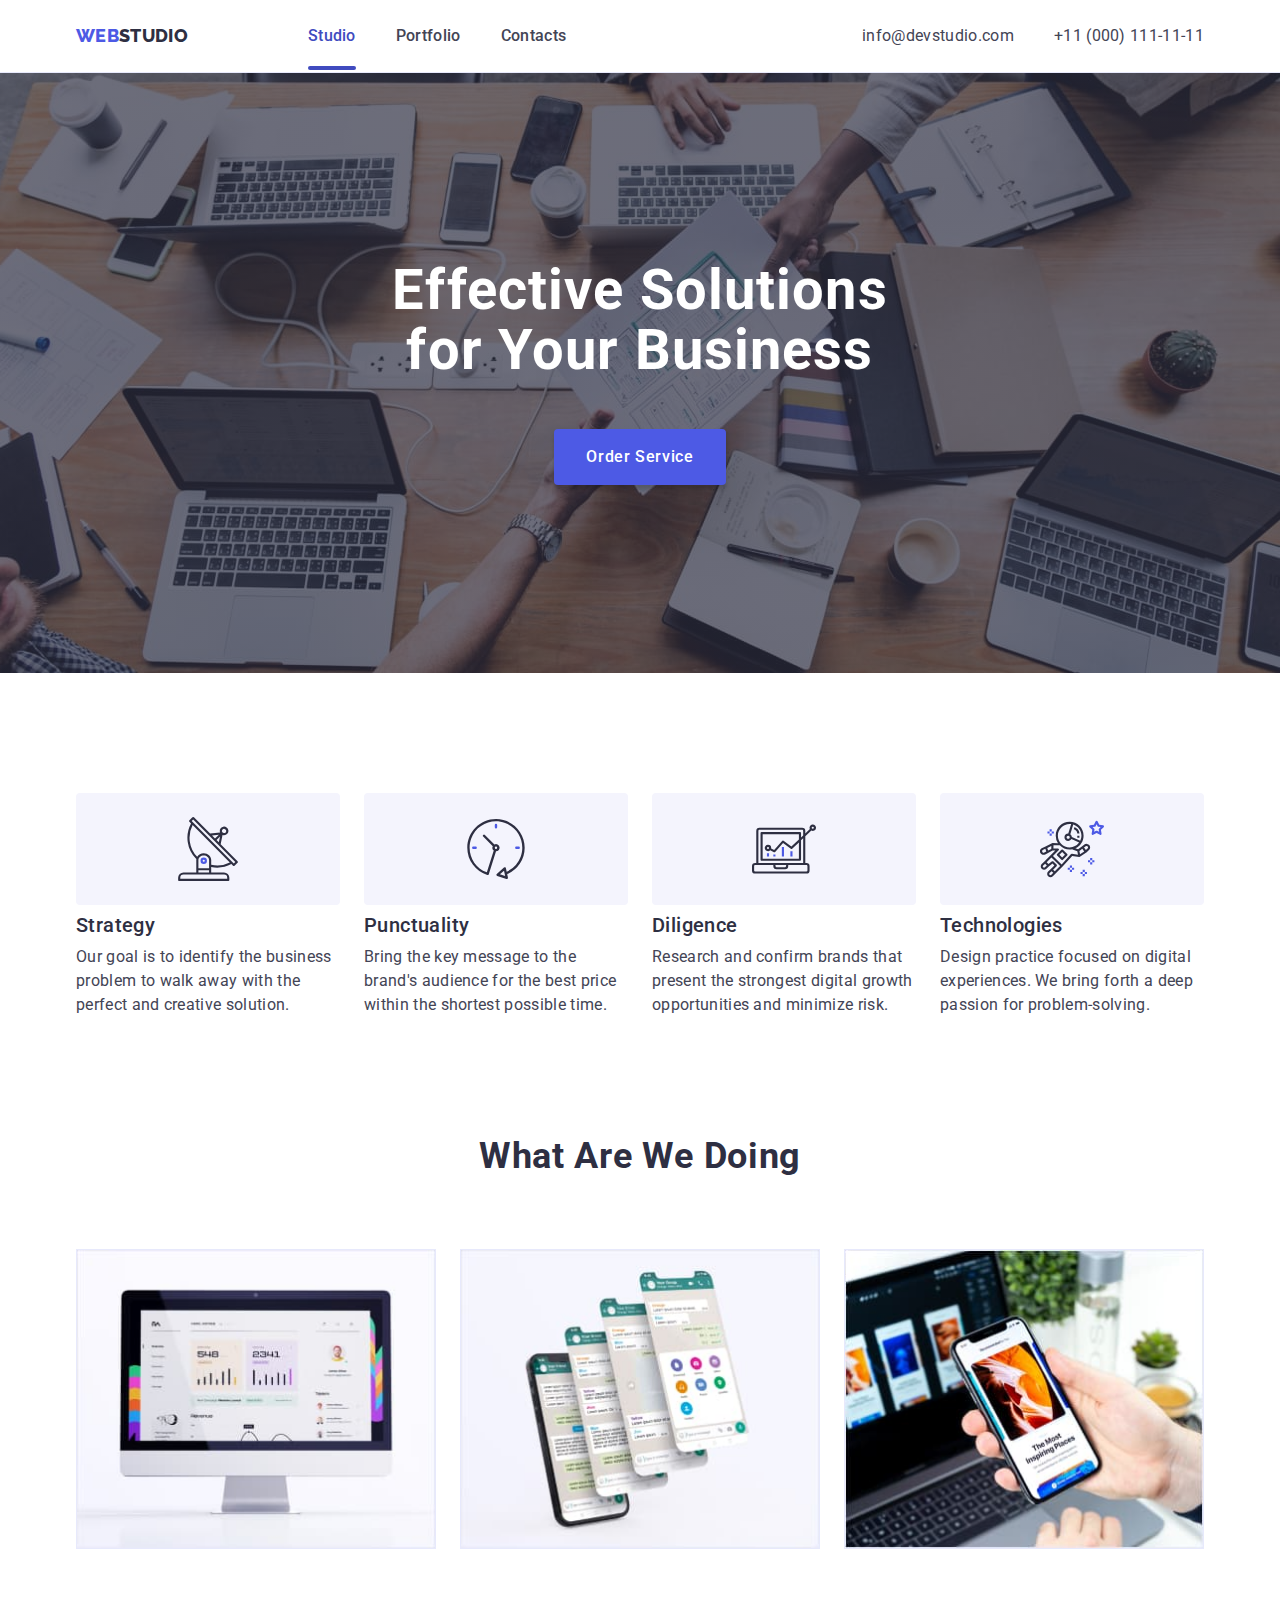
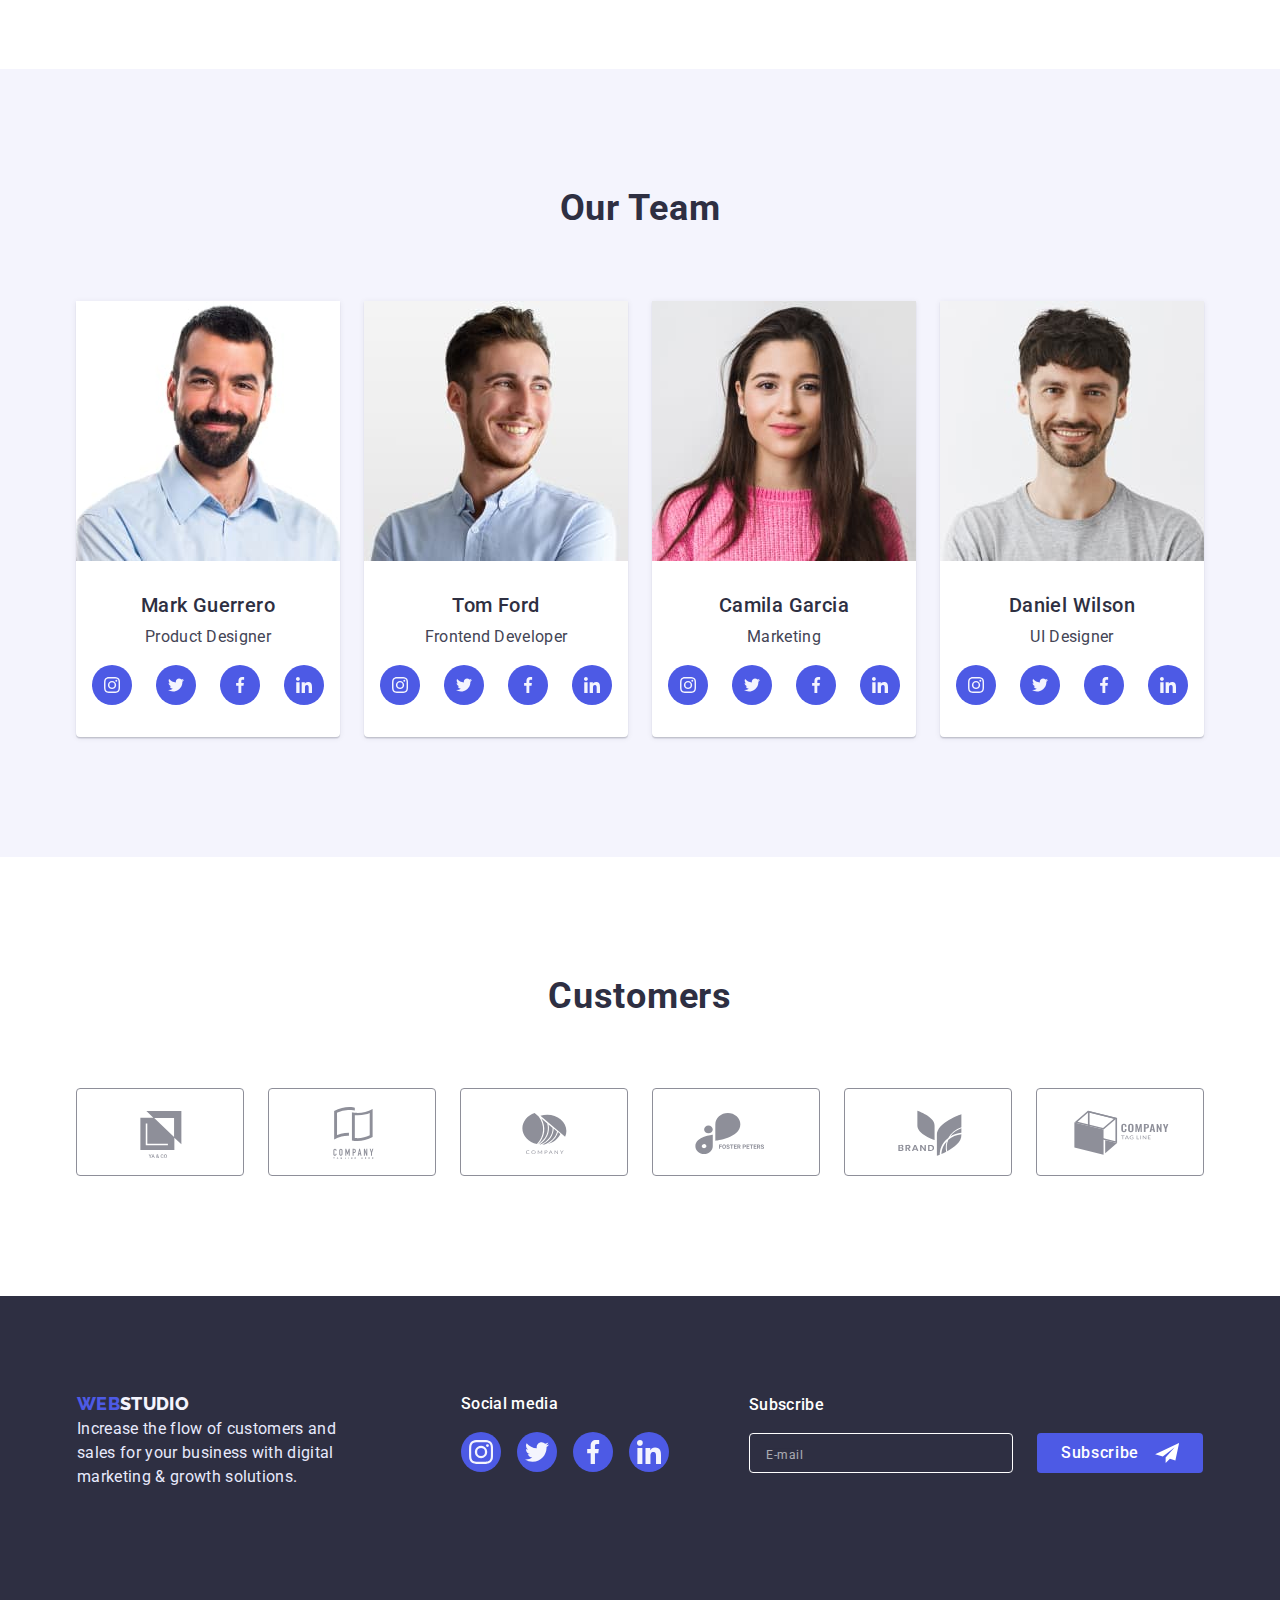
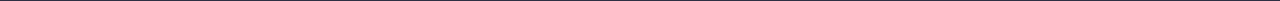
<file: index.html>
<!DOCTYPE html>
<html lang="en">
	<head>
		<meta charset="UTF-8" />
		<meta http-equiv="X-UA-Compatible" content="IE=edge" />
		<meta name="viewport" content="width=device-width, initial-scale=1.0" />
		<title>WebStudio</title>
		<link rel="stylesheet" href="https://cdn.jsdelivr.net/npm/modern-normalize@1.1.0/modern-normalize.min.css" />
		<link rel="stylesheet" href="./css/styles.css" />
		<link rel="preconnect" href="https://fonts.googleapis.com" />
		<link rel="preconnect" href="https://fonts.gstatic.com" crossorigin />
		<link
			href="https://fonts.googleapis.com/css2?family=Raleway:wght@800&family=Roboto:wght@400;500;700;900&display=swap"
			rel="stylesheet"
		/>
	</head>
	<body>
		<!--nav-->
		<header class="page-header">
			<div class="container page-header-container">
				<nav class="page-nav">
					<a href="./index.html" class="logo"> Web<span class="logo-second-color">Studio</span></a>
					<ul class="site-nav list">
						<li class="site-nav-item">
							<a href="./index.html" class="current">Studio</a>
						</li>
						<li class="site-nav-item">
							<a href="./portfolio.html">Portfolio</a>
						</li>
						<li class="site-nav-item"><a href="">Contacts</a></li>
					</ul>
				</nav>

				<address class="page-address">
					<ul class="contacts list">
						<li class="contacts-item">
							<a href="mailto:info@devstudio.com">info@devstudio.com</a>
						</li>
						<li class="contacts-item">
							<a href="tel:+110001111111">+11 (000) 111-11-11</a>
						</li>
					</ul>
				</address>
				<!--menu-->
				<button type="button" class="mobile-menu-open js-open-menu">
					<svg class="mobile-menu-open-icon" width="32px" height="22px">
						<use href="./images/sprite.svg#icon-hamburger"></use>
					</svg>
				</button>
			</div>
			<div class="mobile-menu js-menu-container" id="mobile-menu">
				<div class="container mobile-menu-container">
					<button type="button" class="mobile-menu-close-btn js-close-menu">
						<svg class="mobile-menu-close-icon" width="8px" height="8px">
							<use href="./images/sprite.svg#icon-close"></use>
						</svg>
					</button>
					<div class="main-mobile-menu">
						<div class="mobile-menu-one">
							<ul class="site-nav-mobile list">
								<li class="site-mav-mobile-item"><a href="">Studio</a></li>
								<li class="site-mav-mobile-item"><a href="">Portfolio</a></li>
								<li class="site-mav-mobile-item"><a href="">Contacts</a></li>
							</ul>
						</div>
						<div class="mobile-menu-two">
							<ul class="contacts-mobile list">
								<li class="site-mav-mobile-item site-mav-mobile-item-tel">
									<a href="tel:+110001111111">+11 (000) 111-11-11</a>
								</li>
								<li class="contacts-mobile-item">
									<a href="mailto:info@devstudio.com">info@devstudio.com</a>
								</li>
							</ul>
							<ul class="social-media-mobile list">
								<li>
									<a href="" class="social-list-link">
										<svg class="social-media-icon" width="16px" height="16px">
											<use href="./images/sprite.svg#icon-instagram"></use>
										</svg>
									</a>
								</li>
								<li>
									<a href="" class="social-list-link">
										<svg class="social-media-icon" width="16px" height="16px">
											<use href="./images/sprite.svg#icon-twitter"></use>
										</svg>
									</a>
								</li>
								<li>
									<a href="" class="social-list-link">
										<svg class="social-media-icon" width="16px" height="16px">
											<use href="./images/sprite.svg#icon-facebook"></use>
										</svg>
									</a>
								</li>
								<li>
									<a href="" class="social-list-link">
										<svg class="social-media-icon" width="16px" height="16px">
											<use href="./images/sprite.svg#icon-linkedin"></use>
										</svg>
									</a>
								</li>
							</ul>
						</div>
					</div>
				</div>
			</div>
		</header>

		<main>
			<!--heto-->
			<section class="hero">
				<div class="container">
					<h1 class="hero-title">Effective Solutions for Your Business</h1>
					<button type="button" class="hero-button" data-modal-open>
						Order Service
					</button>
				</div>
			</section>
			<!-- advan -->
			<section class="container-advantages">
				<div class="container">
					<h2 class="section-title visually-hidden">Advantages</h2>
					<ul class="list advantages-list">
						<li class="advantages-list-item">
							<div class="advantages-box">
								<svg class="advantages-icon" width="64px" height="64px">
									<use href="./images/sprite.svg#icon-antenna"></use>
								</svg>
							</div>

							<h3 class="item-title">Strategy</h3>
							<p class="section-item">
								Our goal is to identify the business problem to walk away with the perfect and creative solution.
							</p>
						</li>
						<li class="advantages-list-item">
							<div class="advantages-box">
								<svg class="advantages-icon" width="60px" height="64px">
									<use href="./images/sprite.svg#icon-clock"></use>
								</svg>
							</div>

							<h3 class="item-title">Punctuality</h3>
							<p class="section-item">
								Bring the key message to the brand's audience for the best price within the shortest possible time.
							</p>
						</li>
						<li class="advantages-list-item">
							<div class="advantages-box">
								<svg class="advantages-icon" width="64px" height="64px">
									<use href="./images/sprite.svg#icon-diagram"></use>
								</svg>
							</div>

							<h3 class="item-title">Diligence</h3>
							<p class="section-item">
								Research and confirm brands that present the strongest digital growth opportunities and minimize risk.
							</p>
						</li>
						<li class="advantages-list-item">
							<div class="advantages-box">
								<svg class="advantages-icon" width="64px" height="64px">
									<use href="./images/sprite.svg#icon-astronaut"></use>
								</svg>
							</div>

							<h3 class="item-title">Technologies</h3>
							<p class="section-item">
								Design practice focused on digital experiences. We bring forth a deep passion for problem-solving.
							</p>
						</li>
					</ul>
				</div>
			</section>
			<!--work-->
			<section class="container-work">
				<div class="container">
					<h2 class="section-title">What are we doing</h2>
					<ul class="list works-list">
						<li class="work-list-item">
							<img srcset="./images/img-2x.jpg 2x" src="./images/img.jpg" alt="computer" width="360" />
						</li>
						<li class="work-list-item">
							<img srcset="./images/img2-2x.jpg 2x" src="./images/img2.jpg" alt="sreen-of-smartphone" width="360" />
						</li>
						<li class="work-list-item">
							<img
								srcset="./images/img3-2x.jpg 2x"
								src="./images/img3.jpg"
								alt="hand-holding-a-pnone-and-using-a-alaptop"
								width="360"
							/>
						</li>
					</ul>
				</div>
			</section>
			<!-- our team -->
			<section class="team-section team-container">
				<div class="container">
					<h2 class="section-title">Our Team</h2>
					<ul class="list team-list">
						<li class="team-list-item">
							<img srcset="./images/one-2x.jpg 2x" src="./images/one.jpg" alt="portrait" width="264" />
							<h3 class="item-title item-title-team">Mark Guerrero</h3>
							<p class="section-item">Product Designer</p>
							<ul class="social-list list">
								<li>
									<a href="" class="social-list-link">
										<svg class="social-media-icon" width="16px" height="16px">
											<use href="./images/sprite.svg#icon-instagram"></use>
										</svg>
									</a>
								</li>
								<li>
									<a href="" class="social-list-link">
										<svg class="social-media-icon" width="16px" height="16px">
											<use href="./images/sprite.svg#icon-twitter"></use>
										</svg>
									</a>
								</li>
								<li>
									<a href="" class="social-list-link">
										<svg class="social-media-icon" width="16px" height="16px">
											<use href="./images/sprite.svg#icon-facebook"></use>
										</svg>
									</a>
								</li>
								<li>
									<a href="" class="social-list-link">
										<svg class="social-media-icon" width="16px" height="16px">
											<use href="./images/sprite.svg#icon-linkedin"></use>
										</svg>
									</a>
								</li>
							</ul>
						</li>
						<li class="team-list-item">
							<img srcset="./images/two-2x.jpg 2x" src="./images/two.jpg" alt="portrait" width="264" />
							<h3 class="item-title item-title-team">Tom Ford</h3>
							<p class="section-item">Frontend Developer</p>
							<ul class="social-list list">
								<li>
									<a href="" class="social-list-link">
										<svg class="social-media-icon" width="16px" height="16px">
											<use href="./images/sprite.svg#icon-instagram"></use>
										</svg>
									</a>
								</li>
								<li>
									<a href="" class="social-list-link">
										<svg class="social-media-icon" width="16px" height="16px">
											<use href="./images/sprite.svg#icon-twitter"></use>
										</svg>
									</a>
								</li>
								<li>
									<a href="" class="social-list-link">
										<svg class="social-media-icon" width="16px" height="16px">
											<use href="./images/sprite.svg#icon-facebook"></use>
										</svg>
									</a>
								</li>
								<li>
									<a href="" class="social-list-link">
										<svg class="social-media-icon" width="16px" height="16px">
											<use href="./images/sprite.svg#icon-linkedin"></use>
										</svg>
									</a>
								</li>
							</ul>
						</li>
						<li class="team-list-item">
							<img srcset="./images/three-2x.jpg 2x" src="./images/three.jpg" alt="portrait" width="264" />
							<h3 class="item-title item-title-team">Camila Garcia</h3>
							<p class="section-item">Marketing</p>
							<ul class="social-list list">
								<li>
									<a href="" class="social-list-link">
										<svg class="social-media-icon" width="16px" height="16px">
											<use href="./images/sprite.svg#icon-instagram"></use>
										</svg>
									</a>
								</li>
								<li>
									<a href="" class="social-list-link">
										<svg class="social-media-icon" width="16px" height="16px">
											<use href="./images/sprite.svg#icon-twitter"></use>
										</svg>
									</a>
								</li>
								<li>
									<a href="" class="social-list-link">
										<svg class="social-media-icon" width="16px" height="16px">
											<use href="./images/sprite.svg#icon-facebook"></use>
										</svg>
									</a>
								</li>
								<li>
									<a href="" class="social-list-link">
										<svg class="social-media-icon" width="16px" height="16px">
											<use href="./images/sprite.svg#icon-linkedin"></use>
										</svg>
									</a>
								</li>
							</ul>
						</li>
						<li class="team-list-item">
							<img srcset="./images/four-2x.jpg 2x" src="./images/four.jpg" alt="portrait" width="264" />
							<h3 class="item-title item-title-team">Daniel Wilson</h3>
							<p class="section-item">UI Designer</p>
							<ul class="social-list list">
								<li>
									<a href="" class="social-list-link">
										<svg class="social-media-icon" width="16px" height="16px">
											<use href="./images/sprite.svg#icon-instagram"></use>
										</svg>
									</a>
								</li>
								<li>
									<a href="" class="social-list-link">
										<svg class="social-media-icon" width="16px" height="16px">
											<use href="./images/sprite.svg#icon-twitter"></use>
										</svg>
									</a>
								</li>
								<li>
									<a href="" class="social-list-link">
										<svg class="social-media-icon" width="16px" height="16px">
											<use href="./images/sprite.svg#icon-facebook"></use>
										</svg>
									</a>
								</li>
								<li>
									<a href="" class="social-list-link">
										<svg class="social-media-icon" width="16px" height="16px">
											<use href="./images/sprite.svg#icon-linkedin"></use>
										</svg>
									</a>
								</li>
							</ul>
						</li>
					</ul>
				</div>
			</section>
			<section class="customers-container">
				<div class="container">
					<h2 class="section-title">Customers</h2>
					<ul class="list customer-list">
						<li class="customer-list-item">
							<a href="" class="customer-link">
								<svg class="customer-icon" width="104px" height="56px">
									<use href="./images/sprite.svg#icon-company1"></use>
								</svg>
							</a>
						</li>
						<li class="customer-list-item">
							<a href="" class="customer-link">
								<svg class="customer-icon" width="104px" height="56px">
									<use href="./images/sprite.svg#icon-company2"></use>
								</svg>
							</a>
						</li>
						<li class="customer-list-item">
							<a href="" class="customer-link">
								<svg class="customer-icon" width="104px" height="56px">
									<use href="./images/sprite.svg#icon-company3"></use>
								</svg>
							</a>
						</li>
						<li class="customer-list-item">
							<a href="" class="customer-link">
								<svg class="customer-icon" width="104px" height="56px">
									<use href="./images/sprite.svg#icon-company4"></use>
								</svg>
							</a>
						</li>
						<li class="customer-list-item">
							<a href="" class="customer-link">
								<svg class="customer-icon" width="104px" height="56px">
									<use href="./images/sprite.svg#icon-company5"></use>
								</svg>
							</a>
						</li>
						<li class="customer-list-item">
							<a href="" class="customer-link">
								<svg class="customer-icon" width="104px" height="56px">
									<use href="./images/sprite.svg#icon-company6"></use>
								</svg>
							</a>
						</li>
					</ul>
				</div>
			</section>
		</main>
		<footer class="page-footer container-footer">
			<div class="container footer-full-flex">
				<div class="footer-tablet-wrapper">
					<div class="footer-logo-block footer-block">
						<a href="./index.html" class="logo logo-footer"> Web<span class="logo-third-color">Studio</span> </a>
						<p class="footer-item">
							Increase the flow of customers and sales for your business with digital marketing & growth solutions.
						</p>
					</div>
					<div class="footer-social-media-block footer-block">
						<p class="footer-social-media-text">Social media</p>
						<ul class="list footer-social-media-list">
							<li>
								<a href="" class="footer-social-list-link">
									<svg class="social-media-icon" width="24px" height="24px">
										<use href="./images/sprite.svg#icon-instagram"></use>
									</svg>
								</a>
							</li>
							<li>
								<a href="" class="footer-social-list-link">
									<svg class="social-media-icon" width="24px" height="24px">
										<use href="./images/sprite.svg#icon-twitter"></use>
									</svg>
								</a>
							</li>
							<li>
								<a href="" class="footer-social-list-link">
									<svg class="social-media-icon" width="24px" height="24px">
										<use href="./images/sprite.svg#icon-facebook"></use>
									</svg>
								</a>
							</li>
							<li>
								<a href="" class="footer-social-list-link">
									<svg class="social-media-icon" width="24px" height="24px">
										<use href="./images/sprite.svg#icon-linkedin"></use>
									</svg>
								</a>
							</li>
						</ul>
					</div>
				</div>
				<div class="footer-subscribe-field footer-block">
					<p class="footer-subscribe-text">Subscribe</p>
					<form class="footer-subscribe-form">
						<label class="subscribe-label">
							<input
								type="email"
								name="email_subscribe"
								class="footer-subscribe-input"
								placeholder="E-mail"
								pattern="[a-z0-9._%+-]+@[a-z0-9.-]+\.[a-z]{2,4}$"
							/>
						</label>
						<button type="submit" class="subsribe-btn">
							Subscribe
							<svg class="footer-subscribe-icon" width="24px" height="20px">
								<use href="./images/icons.svg#icon-send"></use>
							</svg>
						</button>
					</form>
				</div>
			</div>
		</footer>

		<div class="backdrop is-hidden" data-modal>
			<div class="modal">
				<button type="button" class="modal-close-btn" data-modal-close>
					<svg class="modal-close-icon" width="8px" height="8px">
						<use href="./images/sprite.svg#icon-close"></use>
					</svg>
				</button>
				<form class="modal-form">
					<p class="modal-form-text">
						Leave your contacts and we will call you back
					</p>
					<label class="modal-form-field">
						<span class="modal-form-input-descr">Name</span>

						<span class="modal-form-input-wrapper">
							<input type="text" class="modal-form-input" name="user_name" pattern="[a-zA-Z]+" minlength="2" />
							<svg class="modal-form-input-icon">
								<use href="./images/icons.svg#icon-person"></use>
							</svg>
						</span>
					</label>
					<label class="modal-form-field">
						<span class="modal-form-input-descr">Phone</span>
						<span class="modal-form-input-wrapper">
							<input
								type="tel"
								class="modal-form-input"
								name="user_phone"
								pattern="[0-9]{3}-[0-9]{3}-[0-9]{2}-[0-9]{2}"
								title="xxx-xxx-xx-xx"
							/>
							<svg class="modal-form-input-icon">
								<use href="./images/icons.svg#icon-phone"></use>
							</svg>
						</span>
					</label>
					<label class="modal-form-field">
						<span class="modal-form-input-descr">Email</span>
						<span class="modal-form-input-wrapper">
							<input
								type="email"
								class="modal-form-input"
								name="user_email"
								pattern="[a-z0-9._%+-]+@[a-z0-9.-]+\.[a-z]{2,4}$"
							/>
							<svg class="modal-form-input-icon">
								<use href="./images/icons.svg#icon-email"></use>
							</svg>
						</span>
					</label>
					<label class="modal-form-field">
						<span class="modal-form-input-descr">Comment</span>
						<textarea class="modal-form-message" name="user_message" placeholder="Text input"></textarea>
					</label>
					<input id="user-policy" type="checkbox" class="modal-form-check visually-hidden" name="user_policy" />
					<label for="user-policy" class="modal-form-check-descr"
						>I accept the terms and conditions of the&nbsp;
						<a class="modal-policy-link" href="">Privacy Policy</a>
					</label>
					<button class="modal-form-submit" type="submit">Send</button>
				</form>
			</div>
		</div>
		<script src="./js/modal.js"></script>
		<script src="./js/mobile-menu.js"></script>
	</body>
</html>
</file>
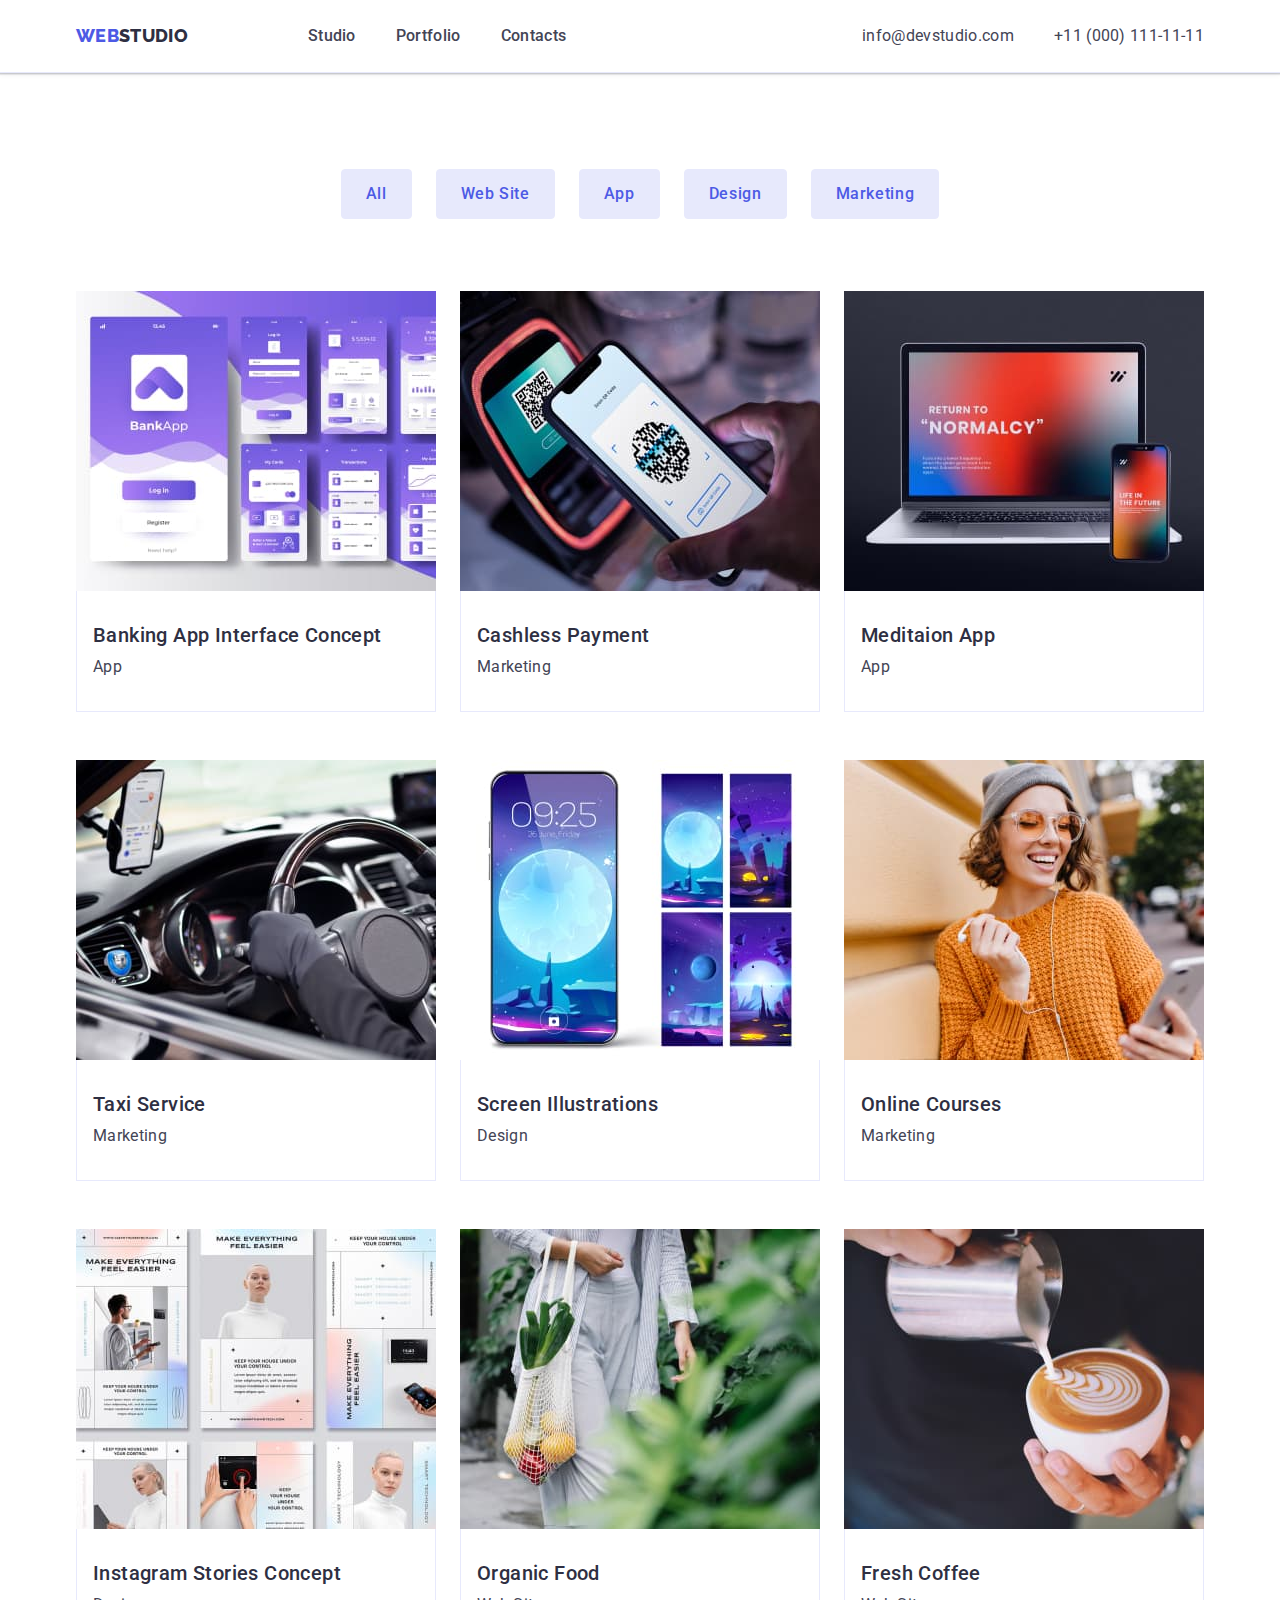
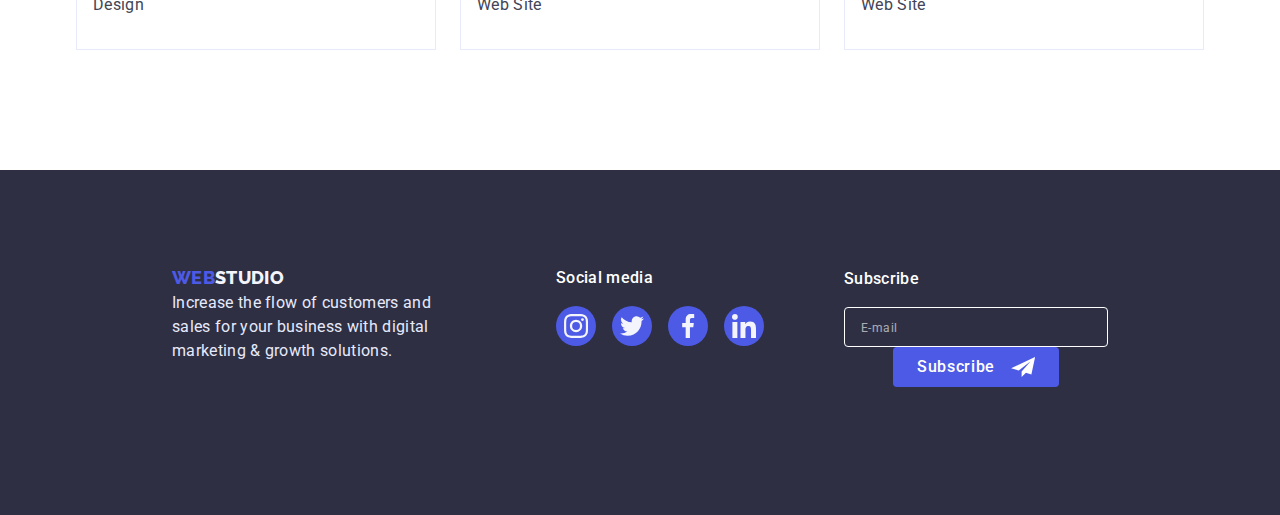
<file: portfolio.html>
<!DOCTYPE html>
<html lang="en">
	<head>
		<meta charset="UTF-8" />
		<meta http-equiv="X-UA-Compatible" content="IE=edge" />
		<meta name="viewport" content="width=device-width, initial-scale=1.0" />
		<title>Portfolio</title>
		<link rel="stylesheet" href="https://cdn.jsdelivr.net/npm/modern-normalize@1.1.0/modern-normalize.min.css" />
		<link rel="stylesheet" href="./css/styles.css" />
		<link rel="preconnect" href="https://fonts.googleapis.com" />
		<link rel="preconnect" href="https://fonts.gstatic.com" crossorigin />
		<link
			href="https://fonts.googleapis.com/css2?family=Raleway:wght@800&family=Roboto:wght@400;500;700;900&display=swap"
			rel="stylesheet"
		/>
	</head>
	<body>
		<header class="page-header">
			<div class="container page-header-container">
				<nav class="page-nav">
					<a href="./index.html" class="logo"> Web<span class="logo-second-color">Studio</span></a>
					<ul class="site-nav list">
						<li class="site-nav-item"><a href="./index.html">Studio</a></li>
						<li class="site-nav-item">
							<a href="./portfolio.html">Portfolio</a>
						</li>
						<li class="site-nav-item"><a href="">Contacts</a></li>
					</ul>
				</nav>
				<address class="page-address">
					<ul class="contacts list">
						<li class="contacts-item">
							<a href="mailto:info@devstudio.com">info@devstudio.com</a>
						</li>
						<li class="contacts-item">
							<a href="tel:+110001111111">+11 (000) 111-11-11</a>
						</li>
					</ul>
				</address>
			</div>
		</header>
		<main>
			<section class="container-filter">
				<div class="container">
					<h1 class="visually-hidden">Portfolio</h1>
					<ul class="list filter-button-list container-buttons">
						<li class="filter-button-item">
							<button class="filter-button" type="button">All</button>
						</li>
						<li class="filter-button-item">
							<button class="filter-button" type="button">Web Site</button>
						</li>
						<li class="filter-button-item">
							<button class="filter-button" type="button">App</button>
						</li>
						<li class="filter-button-item">
							<button class="filter-button" type="button">Design</button>
						</li>
						<li class="filter-button-item">
							<button class="filter-button" type="button">Marketing</button>
						</li>
					</ul>

					<h2 class="visually-hidden">Portfolio items</h2>
					<ul class="list list-cards">
						<li class="portfolio-item-card">
							<a class="portfolio-item-link" href="">
								<div class="portfolio-item-img">
									<img src="./images/portfolio1.jpg" alt="Banking app" width="360" />
									<p class="overlay">
										14 Stylish and User-Friendly App Design Concepts · Task Manager App · Calorie Tracker App · Exotic
										Fruit Ecommerce App · Cloud Storage App
									</p>
								</div>

								<div class="portfolio-item-border">
									<h3 class="item-title portfoilio-section-title">
										Banking App Interface Concept
									</h3>
									<p class="section-item portfoilio-section-item">App</p>
								</div>
							</a>
						</li>
						<li class="portfolio-item-card">
							<a class="portfolio-item-link" href="">
								<div class="portfolio-item-img">
									<img src="./images/portfolio2.jpg" alt="Phone payment" width="360" />
									<p class="overlay">
										14 Stylish and User-Friendly App Design Concepts · Task Manager App · Calorie Tracker App · Exotic
										Fruit Ecommerce App · Cloud Storage App
									</p>
								</div>

								<div class="portfolio-item-border">
									<h3 class="item-title portfoilio-section-title">
										Cashless Payment
									</h3>
									<p class="section-item portfoilio-section-item">Marketing</p>
								</div>
							</a>
						</li>
						<li class="portfolio-item-card">
							<a class="portfolio-item-link" href="">
								<div class="portfolio-item-img">
									<img src="./images/portfolio3.jpg" alt="Phone and laptop" width="360" />
									<p class="overlay">
										14 Stylish and User-Friendly App Design Concepts · Task Manager App · Calorie Tracker App · Exotic
										Fruit Ecommerce App · Cloud Storage App
									</p>
								</div>

								<div class="portfolio-item-border">
									<h3 class="item-title portfoilio-section-title">
										Meditaion App
									</h3>
									<p class="section-item portfoilio-section-item">App</p>
								</div>
							</a>
						</li>
						<li class="portfolio-item-card">
							<a class="portfolio-item-link" href="">
								<div class="portfolio-item-img">
									<img src="./images/portfolio4.jpg" alt="Car wheel" width="360" />
									<p class="overlay">
										14 Stylish and User-Friendly App Design Concepts · Task Manager App · Calorie Tracker App · Exotic
										Fruit Ecommerce App · Cloud Storage App
									</p>
								</div>

								<div class="portfolio-item-border">
									<h3 class="item-title portfoilio-section-title">
										Taxi Service
									</h3>
									<p class="section-item portfoilio-section-item">Marketing</p>
								</div>
							</a>
						</li>
						<li class="portfolio-item-card">
							<a class="portfolio-item-link" href="">
								<div class="portfolio-item-img">
									<img src="./images/portfolio5.jpg" alt="Phone and layouts of a background" width="360" />
									<p class="overlay">
										14 Stylish and User-Friendly App Design Concepts · Task Manager App · Calorie Tracker App · Exotic
										Fruit Ecommerce App · Cloud Storage App
									</p>
								</div>

								<div class="portfolio-item-border">
									<h3 class="item-title portfoilio-section-title">
										Screen Illustrations
									</h3>
									<p class="section-item portfoilio-section-item">Design</p>
								</div>
							</a>
						</li>
						<li class="portfolio-item-card">
							<a class="portfolio-item-link" href="">
								<div class="portfolio-item-img">
									<img src="./images/portfolio6.jpg" alt="Smiling girl with a phone" width="360" />
									<p class="overlay">
										14 Stylish and User-Friendly App Design Concepts · Task Manager App · Calorie Tracker App · Exotic
										Fruit Ecommerce App · Cloud Storage App
									</p>
								</div>

								<div class="portfolio-item-border">
									<h3 class="item-title portfoilio-section-title">
										Online Courses
									</h3>
									<p class="section-item portfoilio-section-item">Marketing</p>
								</div>
							</a>
						</li>
						<li class="portfolio-item-card">
							<a class="portfolio-item-link" href="">
								<div class="portfolio-item-img">
									<img src="./images/portfolio7.jpg" alt="Layouts of instagram stories" width="360" />
									<p class="overlay">
										14 Stylish and User-Friendly App Design Concepts · Task Manager App · Calorie Tracker App · Exotic
										Fruit Ecommerce App · Cloud Storage App
									</p>
								</div>

								<div class="portfolio-item-border">
									<h3 class="item-title portfoilio-section-title">
										Instagram Stories Concept
									</h3>
									<p class="section-item portfoilio-section-item">Design</p>
								</div>
							</a>
						</li>
						<li class="portfolio-item-card">
							<a class="portfolio-item-link" href="">
								<div class="portfolio-item-img">
									<img src="./images/portfolio8.jpg" alt="Bag with vegetables" width="360" />
									<p class="overlay">
										14 Stylish and User-Friendly App Design Concepts · Task Manager App · Calorie Tracker App · Exotic
										Fruit Ecommerce App · Cloud Storage App
									</p>
								</div>

								<div class="portfolio-item-border">
									<h3 class="item-title portfoilio-section-title">
										Organic Food
									</h3>
									<p class="section-item portfoilio-section-item">Web Site</p>
								</div>
							</a>
						</li>
						<li class="portfolio-item-card">
							<a class="portfolio-item-link" href="">
								<div class="portfolio-item-img">
									<img src="./images/portfolio9.jpg" alt="Barista making a coffee" width="360" />
									<p class="overlay">
										14 Stylish and User-Friendly App Design Concepts · Task Manager App · Calorie Tracker App · Exotic
										Fruit Ecommerce App · Cloud Storage App
									</p>
								</div>

								<div class="portfolio-item-border">
									<h3 class="item-title portfoilio-section-title">
										Fresh Coffee
									</h3>
									<p class="section-item portfoilio-section-item">Web Site</p>
								</div>
							</a>
						</li>
					</ul>
				</div>
			</section>
		</main>
		<footer class="page-footer container-footer">
			<div class="container footer-full-flex">
				<div class="footer-tablet-wrapper">
					<div class="footer-logo-block footer-block">
						<a href="./index.html" class="logo logo-footer"> Web<span class="logo-third-color">Studio</span> </a>
						<p class="footer-item">
							Increase the flow of customers and sales for your business with digital marketing & growth solutions.
						</p>
					</div>
					<div class="footer-social-media-block footer-block">
						<p class="footer-social-media-text">Social media</p>
						<ul class="list footer-social-media-list">
							<li>
								<a href="" class="footer-social-list-link">
									<svg class="social-media-icon" width="24px" height="24px">
										<use href="./images/sprite.svg#icon-instagram"></use>
									</svg>
								</a>
							</li>
							<li>
								<a href="" class="footer-social-list-link">
									<svg class="social-media-icon" width="24px" height="24px">
										<use href="./images/sprite.svg#icon-twitter"></use>
									</svg>
								</a>
							</li>
							<li>
								<a href="" class="footer-social-list-link">
									<svg class="social-media-icon" width="24px" height="24px">
										<use href="./images/sprite.svg#icon-facebook"></use>
									</svg>
								</a>
							</li>
							<li>
								<a href="" class="footer-social-list-link">
									<svg class="social-media-icon" width="24px" height="24px">
										<use href="./images/sprite.svg#icon-linkedin"></use>
									</svg>
								</a>
							</li>
						</ul>
					</div>
				</div>
				<div class="footer-subscribe-field footer-block">
					<p class="footer-subscribe-text">Subscribe</p>
					<form class="footer-subscribe-form">
						<div class="footer-subscribe-wrapper">
							<input
								type="email"
								name="email_subscribe"
								class="footer-subscribe-input"
								placeholder="E-mail"
								pattern="[a-z0-9._%+-]+@[a-z0-9.-]+\.[a-z]{2,4}$"
							/>
							<button type="submit" class="subsribe-btn">
								Subscribe
								<svg class="footer-subscribe-icon" width="24px" height="20px">
									<use href="./images/icons.svg#icon-send"></use>
								</svg>
							</button>
						</div>
					</form>
				</div>
			</div>
		</footer>
	</body>
</html>
</file>
<file: css/styles.css>
:root {
	--main-background-color: #ffffff;
	--our-team-background-color: #f4f4fd;
	--hero-background-color: #2e2f42;
	--footer-background-color: #2e2f42;
	--logo-first-color: #4d5ae5;
	--logo-footer-second-color: #f4f4fd;
	--primary-links-color: #4d5ae5;
	--logo-second-color: #2e2f42;
	--side-nav-color: #2e2f42;
	--side-nav-active-color: #404bbf;
	--contacts-color: #434455;
	--contacts-active-color: #404bbf;
	--hero-title-color: #ffffff;
	--hero-button-background-color: #4d5ae5;
	--hero-button-active-background-color: #404bbf;
	--title-color: #2e2f42;
	--main-color: #434455;
	--footer-text-color: #e7e9fc;
	--footer-active-color: #31d0aa;
	--fiter-background-color: #e7e9fc;
	--fiter-background-active-color: #404bbf;
	--filter-color: #4d5ae5;
	--filter-active-color: #ffffff;
	--icons-fill-color: #8e8f99;
}

h1,
h2,
h3,
h4,
p {
	margin-top: 0;
	margin-bottom: 0;
}

ul,
ol {
	margin-top: 0;
	margin-bottom: 0;
	padding-left: 0;
}

img {
	display: block;
	max-width: 100%;
}

.list {
	list-style: none;
	text-decoration: none;
}

body a {
	color: inherit;
	text-decoration: none;
}

body {
	background-color: var(--main-background-color);
	color: var(--main-color);
	font-family: "Roboto", sans-serif;
	font-size: 16px;
	line-height: 1.5;
	letter-spacing: 0.02em;
}

/* .container {
  width: 1158px;
  margin-left: auto;
  margin-right: auto;
  padding-left: 15px;
  padding-right: 15px;
} */

.container {
	width: 100%;
	padding-left: 15px;
	padding-right: 15px;
	margin-left: auto;
	margin-right: auto;
}

.mobile-menu-container {
	position: relative;
	padding-top: 80px;
	padding-left: 40px;
	padding-bottom: 40px;
}

.main-mobile-menu {
	display: flex;
	flex-direction: column;
	height: 83vh;
}

.mobile-menu-one {
	margin-bottom: auto;
}

@media screen and (min-width: 480px) {
	.container {
		max-width: 426px;
		margin-left: auto;
		margin-right: auto;
	}
}

@media screen and (min-width: 768px) {
	.container {
		max-width: 766px;
	}
}

@media screen and (min-width: 1200px) {
	.container {
		max-width: 1158px;
	}
}

/*logo */
.logo {
	color: var(--logo-first-color);
	text-decoration: none;
	font-family: "Raleway", sans-serif;
	font-weight: 800;
	font-size: 18px;
	line-height: 1.3;
	text-transform: uppercase;
}

.logo-second-color {
	color: var(--logo-second-color);
}
.logo-third-color {
	color: var(--logo-footer-second-color);
}

/*mob header */

@media screen and (max-width: 767px) {
	.site-nav {
		display: none;
	}
}
.contacts {
	display: none;
}

.page-header-container {
	display: flex;
	align-items: center;
	justify-content: space-between;
}

.page-header {
	padding-top: 24px;
	padding-bottom: 24px;
	border-bottom: 1px solid var(--fiter-background-color);
	box-shadow: 0px 2px 1px rgba(46, 47, 66, 0.08), 0px 1px 1px rgba(46, 47, 66, 0.16), 0px 1px 6px rgba(46, 47, 66, 0.08);
}

/* mob menu*/

.list {
	list-style: none;
	text-decoration: none;
}

.mobile-menu-open {
	position: absolute;
	top: 24px;
	right: 24px;
	background-color: transparent;
	border: none;
	padding: 0;
	line-height: 0;
}

.mobile-menu {
	position: fixed;
	width: 100%;
	height: 100%;
	top: 0;
	left: 0;
	
	background-color: var(--main-background-color);
	z-index: 1000;
	opacity: 0;
	visibility: hidden;
	pointer-events: none;
	display: flex;
    flex-direction: column;
  transform: scaleY(0);
  transition: transform 800ms cubic-bezier(0.4, 0, 0.2, 1);
    transform-origin: bottom;
}

.mobile-menu.is-open {
	opacity: 1;
	visibility: visible;
	pointer-events: all;
	  transform: scaleY(1);
		 transform-origin: top;
    transition: transform 800ms cubic-bezier(0.4, 0, 0.2, 1) ;

}

.mobile-menu-close-icon {
	fill: var(--hero-background-color);
}

.mobile-menu-close-btn {
	position: absolute;
	top: 24px;
	right: 24px;
	width: 24px;
	height: 24px;
	border-radius: 50%;
	background-color: transparent;
	border: 1px solid rgba(46, 47, 66, 0.1);
	padding: 0;
	display: flex;
	justify-content: center;
	align-items: center;
	cursor: pointer;
	transition: background-color 250ms cubic-bezier(0.4, 0, 0.2, 1);
}

.site-mav-mobile-item {
	font-weight: 700;
	font-size: 36px;
	line-height: 1.11;
	letter-spacing: 0.02em;
	text-transform: capitalize;
	color: var(--side-nav-color);
}

.site-mav-mobile-item-tel {
	color: var(--filter-color);
}

.site-mav-mobile-item:not(:last-child) {
	margin-bottom: 40px;
}

.site-mav-mobile-item > a:focus {
	color: var(--contacts-active-color);
}

.contacts-mobile {
	margin-bottom: 48px;
}

.contacts-mobile-item {
	font-weight: 500;
	font-size: 20px;
	line-height: 1.2;
	letter-spacing: 0.02em;
	color: var(--contacts-color);
}

.social-media-mobile {
	display: flex;
	gap: 56px;
	justify-content: left;
}

@media screen and (max-width: 400px) {
	.contacts-mobile > .site-mav-mobile-item-tel {
		font-size: 25px;
	}

	.social-media-mobile {
		gap: 35px;
	}
}

@media screen and (min-width: 768px) {

	.mobile-menu {
		display: none;
	}

	.mobile-menu-open {
		display: none;
	}

	.page-header {
		padding-top: 16px;
		padding-bottom: 16px;
	}

	.page-nav {
		display: flex;
		gap: 120px;
	}

	.site-nav {
		display: flex;
		align-items: center;
	}

	.site-nav-item:not(:last-child) {
		margin-right: 40px;
	}

	.page-address {
		margin-left: auto;
	}
.contacts-item {
        transition: color 250ms cubic-bezier(0.4, 0, 0.2, 1) ;
    
        color: var(--contacts-color);
    
        font-style: normal;
        font-size: 16px;
        line-height: 1.5;
        text-decoration-line: none;
    }
    
    .contacts .list .contacts-item:hover,
    .contacts .list .contacts-item:focus {
        color: var(--contacts-active-color);
    }

    .contacts {
        display: flex;
        flex-direction: column;
    }
	.site-nav a {
		color: var(--side-nav-color);
		text-decoration: none;
		font-weight: 500;
		font-size: 16px;
		line-height: 1.5;
		transition: color 250ms cubic-bezier(0.4, 0, 0.2, 1);
	}
	.site-nav a:active {
		color: var(--side-nav-active-color);
	}
	.site-nav a:hover {
		color: var(--contacts-active-color);
	}
	.site-nav a:focus {
		color: var(--contacts-active-color);
	}
	.site-nav-item {
		position: relative;
		transition: color 250ms cubic-bezier(0.4, 0, 0.2, 1);
	}
	.site-nav-item::after {
		position: absolute;
		bottom: -1px;
		left: 0;
		display: block;
		width: 100%;
		height: 4px;
		border-radius: 2px;
		background-color: var(--fiter-background-active-color);
		content: "";
		margin: 0 auto;
		transform: translateY(28px);
		opacity: 0;
		transition: opacity 250ms cubic-bezier(0.4, 0, 0.2, 1);
	}

	.site-nav-item:hover::after {
		opacity: 1;
	}

	.page-address {
		margin-left: auto;
		font-style: normal;
	}


}

@media screen and (min-width: 1200px) {
	 .contacts {
        flex-direction: row;
    }
    
     .contacts .contacts-item:last-child {
        margin-left: 40px;
    }

	.page-header-container {
		display: flex;
		align-items: center;
	}

	.page-header {
		padding-top: 24px;
		padding-bottom: 24px;
	}

	

	.site-nav-item::after {
		transform: translateY(24px);
	}
}

/* .page-nav{
  display: flex;
  align-items: center;
} 
.site-nav{
  display: flex;
} .site-nav-item:not(:last-child) { margin-right: 40px; } .site-nav a { color: var(--side-nav-color) ; text-decoration: none; font-weight: 500; font-size: 16px; line-height: 1.5; transition: color 250ms cubic-bezier(0.4, 0, 0.2, 1) ; } .site-nav a:active { color: var(--side-nav-active-color) ; } .site-nav a:hover { color: var(--contacts-active-color) ; } .site-nav a:focus { color: var(--contacts-active-color) ; } .site-nav-item{
  position: relative;
  transition: color 250ms cubic-bezier(0.4, 0, 0.2, 1);
} .site-nav-item::after{
  position: absolute;
  bottom: -1px;
  left: 0;
  display: block;
  width: 100%;
height: 4px;
border-radius: 2px;
background-color: var(--fiter-background-active-color);
content: '';
margin: 0 auto;
transform: translateY(24px);
opacity: 0;
transition: opacity 250ms cubic-bezier(0.4, 0, 0.2, 1);
} .site-nav-item:hover::after{
  opacity: 1;
} .page-address{
  margin-left: auto;
  font-style: normal;
} .contacts{
  display: flex;
  align-items: center;
} .contacts-item:not(:last-child) { margin-right: 40px; } .contacts a { color: var(--contacts-color) ; text-decoration: none font-style: normal; transition: color 250ms cubic-bezier(0.4, 0, 0.2, 1) } .contacts a:hover { color: var(--contacts-active-color) ; } .contacts a:focus { color: var(--contacts-active-color) ; } */

.container {
	width: 100%;
}

.hero {
	height: 432px;
	align-items: center;
	padding-top: 112px;
	padding-bottom: 112px;
	background-image: linear-gradient(rgba(46, 47, 66, 0.7), rgba(46, 47, 66, 0.7)), url(../images/hero.jpg);
	background-size: cover;
	background-repeat: no-repeat;
	background-position: center center;
	background-color: var(--hero-background-color);
	margin-left: auto;
	margin-right: auto;
}

.hero-button {
	display: block;
	margin-left: auto;
	margin-right: auto;
	box-shadow: 0px 4px 4px rgba(0, 0, 0, 0.15);
	border-radius: 4px;
	padding: 16px 32px;
	border: none;
	background-color: var(--hero-button-background-color);
	color: var(--hero-title-color);
	font-family: inherit;
	font-size: 16px;
	font-weight: 500;
	line-height: 1.5;
	letter-spacing: 0.04em;
	cursor: pointer;
	transition: background-color 250ms cubic-bezier(0.4, 0, 0.2, 1);
}

.hero-button:hover {
	background-color: var(--hero-button-active-background-color);
}

.hero-button:focus {
	background-color: var(--hero-button-active-background-color);
}

.hero-title {
	margin-bottom: 72px;
	color: var(--hero-title-color);
	font-weight: 700;
	font-size: 36px;
	line-height: 1.1;
	text-align: center;
	letter-spacing: 0.02em;
	max-width: 320px;
	margin-left: auto;
	margin-right: auto;
}

@media screen and (min-width: 768px) {
	.hero {
		background-image: linear-gradient(rgba(46, 47, 66, 0.7), rgba(46, 47, 66, 0.7)), url(../images/bg-tablet.jpg);
		height: 436px;
	}
	.hero-title {
		margin-bottom: 36px;
		font-size: 56px;
		line-height: 1.07;
		max-width: none;
		width: 496px;
	}
}

@media screen and (min-width: 1200px) {
	.hero {
		background-image: linear-gradient(rgba(46, 47, 66, 0.7), rgba(46, 47, 66, 0.7)), url(../images/hero.jpg);
	}
}

@media screen and (max-width: 767px){
 (min-device-pixel-ratio: 1),
	(-webkit-min-device-pixel-ratio: 1),
	(-o-min-device-pixel-ratio: 1/1),
	(min-resolution: 96dpi),
	(min-resolution: 1dppx)} {
	.hero {
		background-image: linear-gradient(to right, rgba(46, 47, 66, 0.7), rgba(46, 47, 66, 0.7)),
			url(../images/bg-mobile.jpg);
	}
}

@media screen and (max-width: 767px)
 { (min-device-pixel-ratio: 2),
	(-webkit-min-device-pixel-ratio: 2),
	(-o-min-device-pixel-ratio: 2/1),
	(min-resolution: 192dpi),
	(min-resolution: 2dppx)} {
	.hero {
		background-image: linear-gradient(to right, rgba(46, 47, 66, 0.7), rgba(46, 47, 66, 0.7)),
			url(../images/bg-mobile-2x.jpg);
	}
}

@media screen and (min-device-pixel-ratio: 2) and (min-width: 768px),
	screen and (min-resolution: 192dpi) and (min-width: 768px),
	screen and (min-resolution: 2dppx) and (min-width: 768px) {
	.hero {
		background-image: linear-gradient(rgba(46, 47, 66, 0.7), rgba(46, 47, 66, 0.7)), url(../images/bg-tablet-2x.jpg);
	}
}
@media screen and (min-device-pixel-ratio: 2) and (min-width: 1200px),
	screen and (min-resolution: 192dpi) and (min-width: 1200px),
	screen and (min-resolution: 2dppx) and (min-width: 1200px) {
	.hero {
		background-image: linear-gradient(rgba(46, 47, 66, 0.7), rgba(46, 47, 66, 0.7)), url(../images/hero-2x.jpg);
	}
}

@media screen and (min-width: 768px) {
}

@media screen and (min-width: 1200px) {
	.hero {
		height: 600px;
		padding-top: 188px;
		padding-bottom: 188px;
		max-width: 1440px;
	}

	.hero-title {
		margin-bottom: 48px;
	}
}

@media screen and (max-width: 1199px) {
	.advantages-icon {
		display: none;
	}

	.advantages-box {
		display: none;
	}
}

.container-advantages {
	padding-top: 96px;
	padding-bottom: 96px;
}

.visually-hidden {
	position: absolute;
	width: 1px;
	height: 1px;
	margin: -1px;
	border: 0;
	padding: 0;
	white-space: nowrap;
	clip-path: inset(100%);
	clip: rect(0 0 0 0);
	overflow: hidden;
}

.item-title {
	font-weight: 700;
	font-size: 36px;
	line-height: 1.11;
	text-align: center;
	letter-spacing: 0.02em;
	text-transform: capitalize;
	color: var(--title-color);
	margin-bottom: 8px;
}

.section-item {
	font-weight: 500;
	font-size: 16px;
	line-height: 1.5;
	letter-spacing: 0.02em;
	color: var(--main-color);
}

.advantages-list-item:not(:last-child) {
	margin-bottom: 72px;
}

/* tablet advantages*/

@media screen and (min-width: 768px) {
	.advantages-list {
		display: flex;
		flex-wrap: wrap;
		column-gap: 24px;
		row-gap: 72px;
	}
	.advantages-list .advantages-list-item {
		flex-basis: calc((100% - 24px) / 2);
		margin-bottom: 0;
	}

	.item-title {
		text-align: left;
	}
}

@media screen and (min-width: 1200px) {
	.advantages-list .advantages-list-item {
		flex-basis: calc((100% - 3 * 24px) / 4);
	}

	.item-title {
		font-weight: 500;
		font-size: 20px;
		line-height: 1.2;
	}

	.section-item {
		font-weight: 400;
		font-size: 16px;
		line-height: 1.5;
	}

	.advantages-box {
		width: 264px;
		height: 112px;
		margin-bottom: 8px;
		background: #f4f4fd;
		border-radius: 4px;
		display: flex;
		justify-content: center;
		align-items: center;
	}

	.container-advantages {
		padding-top: 120px;
		padding-bottom: 120px;
	}
}

@media screen and (max-width: 1199px) {
	.container-work {
		display: none;
	}
}

.works-list {
	display: flex;
}

.work-list-item:not(:last-child) {
	margin-right: 24px;
}

.work-list-item {
	background: linear-gradient(0deg, rgba(77, 90, 229, 0.1), rgba(77, 90, 229, 0.1));
	background-blend-mode: soft-light, normal;
	border: 1px solid var(--fiter-background-color);
}

.container-work {
	padding-bottom: 120px;
}

.section-title {
	margin-bottom: 72px;

	color: var(--title-color);
	font-weight: 700;
	font-size: 36px;
	line-height: 1.1;
	text-align: center;
	letter-spacing: 0.02em;
	text-transform: capitalize;
}

.team-section {
	background-color: var(--our-team-background-color);
}

.item-title-team {
	margin-top: 32px;
	margin-bottom: 8px;
	font-weight: 500;
	font-size: 20px;
	line-height: 1.2;
	letter-spacing: 0.02em;
	color: var(--title-color);
}

.team-list {
	display: flex;
	flex-direction: column;
	flex-wrap: wrap;
	gap: 72px;
}

.team-container {
	padding-top: 96px;
	padding-bottom: 96px;
}

.team-list-item {
	margin-left: auto;
	margin-right: auto;
	max-width: 264px;
	text-align: center;
	padding-bottom: 32px;
	background-color: var(--main-background-color);
	box-shadow: 0px 1px 6px rgba(46, 47, 66, 0.08), 0px 1px 1px rgba(46, 47, 66, 0.16), 0px 2px 1px rgba(46, 47, 66, 0.08);
	border-radius: 0px 0px 4px 4px;
}

.social-list-link {
	width: 40px;
	height: 40px;
	display: flex;
	border-radius: 50%;
	background-color: var(--hero-button-background-color);
	justify-content: center;
	align-items: center;
	transition: background-color 250ms cubic-bezier(0.4, 0, 0.2, 1);
}

.social-list-link:hover,
.social-list-link:focus {
	background-color: var(--fiter-background-active-color);
}

.social-list {
	display: flex;
	justify-content: center;
	gap: 24px;
	margin-top: 16px;
}

.social-media-icon {
	fill: #f4f4fd;
}

/* team tablet */

@media screen and (min-width: 768px) {
	.team-list-item {
		margin: 0;
		flex-basis: calc((100% - 24px) / 2);
	}

	.team-list {
		flex-direction: row;
		gap:64px 24px;
		justify-content: center;
	}

	.item-title-team {
		text-align: center;
	}
}

/* team desktop */
@media screen and (min-width: 1200px) {
	.team-container {
		padding-top: 120px;
		padding-bottom: 120px;
	}
}

/* mobile customers*/

.customers-container {
	padding-top: 96px;
	padding-bottom: 96px;
}

.customer-list {
	display: flex;
	flex-wrap: wrap;
	row-gap: 72px;
	column-gap: 15px;
	justify-content: center;
}

.customer-list-item > .customer-link {
	width: 190px;
	height: 88px;
	border: 1px solid var(--icons-fill-color);
	fill: var(--icons-fill-color);
	border-radius: 4px;
	display: flex;
	justify-content: center;
	align-items: center;
	transition: fill 250ms cubic-bezier(0.4, 0, 0.2, 1);
}

.customer-icon {
	fill: var(--icons-fill-color);
}

.customer-list-item > .customer-link:hover .customer-icon,
.customer-list-item > .customer-link:focus .customer-icon {
	fill: var(--fiter-background-active-color);
}

.customer-list-item > .customer-link:hover,
.customer-list-item > .customer-link:focus {
	border: 1px solid var(--fiter-background-active-color);
}

/* tablet customers*/
@media screen and (min-width: 768px) {
	.customer-list {
		column-gap: 24px;
	}

	.customer-list-item > .customer-link {
		width: 168px;
	}
}
/* cust desktop*/
@media screen and (min-width: 1200px) {
	.customer-list {
		row-gap: 0;
	}

	.customers-container {
		padding-top: 120px;
		padding-bottom: 120px;
	}
}

/* footer mob */

.page-footer {
	background-color: var(--footer-background-color);
	color: var(--footer-text-color);
}

.container-footer {
	padding-top: 96px;
	padding-bottom: 96px;
}

.footer-logo-block {
	text-align: center;
	 margin: 0 auto 72px;
}

.footer-full-flex {
	display: flex;
	flex-direction: column;
	row-gap: 72px;
	justify-content: center;
	align-items: center;
}

.logo-footer {
	margin-right: 0;
}

.footer-item {
	width: 264px;
	
}

.footer-social-media-block {
	text-align: center;
}

.footer-social-media-text {
	font-weight: 500;
	letter-spacing: 0.02em;
	color: var(--filter-active-color);
	margin-bottom: 16px;
}
.footer-block {
	justify-content: center;
	align-items: center;
	margin-bottom: 16px;
}

.footer-social-list-link {
	width: 40px;
	height: 40px;
	display: flex;
	border-radius: 50%;
	background-color: rgba(255, 255, 255, 0.1);
	justify-content: center;
	align-items: center;
	transition: background-color 250ms cubic-bezier(0.4, 0, 0.2, 1);
}

.footer-social-list-link:hover,
.footer-social-list-link:focus {
	background-color: var(--footer-active-color);
}

.footer-social-media-list {
	display: flex;
	justify-content: center;
	gap: 16px;
}

.footer-subscribe-field {
	display: flex;
	flex-direction: column;
	gap:16px;
}


.footer-subscribe-form {
  display: flex;
	flex-direction: column;
  justify-content: center;
  align-items: center;
		margin-bottom: 16px;
}

@media screen and (max-width: 767px){
.subscribe-label {
    margin-bottom: 16px;
}
}

.subsribe-btn {
 display: flex;
    padding: 8px 24px;
    min-width: 165px;
    height: 40px;
    margin-left: auto;
    margin-right: auto;
		align-items: center;
	background-color: var(--hero-button-background-color);
	border-radius: 4px;
	font-weight: 500;
	text-align: center;
	letter-spacing: 0.04em;
	color: var(--filter-active-color);
	border: none;
	cursor: pointer;
	transition: background-color 250ms cubic-bezier(0.4, 0, 0.2, 1);
}

.subsribe-btn:hover,
.subsribe-btn:focus {
	background-color: var(--fiter-background-active-color);
}

.footer-subscribe-icon {
	fill: var(--filter-active-color);
	margin-left: 16px;
}

.footer-subscribe-input {
	width: 100%;
	height: 40px;
	padding-left: 16px;
	background-color: var(--hero-background-color);
	border: 1px solid rgba(255, 255, 255, 0.6);
	border-radius: 4px;
	color: var(--filter-active-color);
}

@media screen and (min-width: 320px) {
	.footer-subscribe-input {
		width: 100%;
	}
}

.footer-subscribe-input:-webkit-autofill {
	-webkit-box-shadow: inset 0 0 0 50px var(--footer-background-color);
	-webkit-text-fill-color: var(--filter-active-color);
}

.footer-subscribe-input::placeholder {
	color: var(--filter-active-color);
	opacity: 0.6;
	font-size: 12px;
	line-height: 2;
	display: flex;
	align-items: center;
	justify-content: center;
	letter-spacing: 0.04em;
}

.footer-subscribe-text {
	font-weight: 500;
	letter-spacing: 0.02em;
	color: var(--filter-active-color);
}

.footer-social-list-link {
	width: 40px;
	height: 40px;
	display: flex;
	border-radius: 50%;
	background-color: var(--filter-color);
	justify-content: center;
	align-items: center;
	transition: background-color 250ms cubic-bezier(0.4, 0, 0.2, 1);
}

.footer-social-list-link:hover,
.footer-social-list-link:focus {
	background-color: var(--footer-active-color);
}

@media screen and (min-width: 768px) {
	.footer-full-flex {
		width: 565px;
		align-items: baseline;
	}

	.subsribe-btn {
		margin-top: 0;
	}

	.footer-tablet-wrapper {
		display: flex;
		column-gap: 24px;
	}

	.footer-block {
		text-align: left;
		flex-wrap: nowrap;
	}

	.footer-subscribe-field {
		flex-direction: column;

		justify-content: left;
		text-align: left;
		
	}

	.footer-subscribe-form {
		flex-direction: row;
		column-gap: 24px;
		justify-content: space-between;
		align-items: center;
	}

	.footer-subscribe-input {
		width: 264px;
		margin-right: auto;
	}

	.footer-subscribe-text {
		margin-right: auto;
	}

	.footer-social-media-text {
		margin-top: 0;
	}
	.footer-item {
		margin-bottom: 0;
	}
}

@media screen and (min-width: 1200px) {
	.footer-full-flex {
		flex-direction: row;
		width: unset;
		row-gap: unset;
	}

	.footer-logo-block {
		margin-right: 120px;
	}

	.footer-subscribe-input {
		border: 1px solid var(--filter-active-color);
	}

	.footer-tablet-wrapper {
		column-gap: unset;
		margin-right: 80px;
	}
}

.list a {
	text-decoration: none;
	color: inherit;
}

/*portfolio*/

.filter-button-list {
	display: flex;
	justify-content: center;
}

.list-cards {
	display: flex;
	flex-wrap: wrap;
	row-gap: 48px;
	column-gap: 24px;
}

.portfolio-item-card {
	flex-basis: calc((100% - 48px) / 3);
}

.portfolio-item-link:hover .portfolio-item-border,
.portfolio-item-link:focus .portfolio-item-border {
	box-shadow: 0px 1px 6px rgba(46, 47, 66, 0.08), 0px 1px 1px rgba(46, 47, 66, 0.16), 0px 2px 1px rgba(46, 47, 66, 0.08);
}

.portfolio-item-link {
	display: block;
}

.portfolio-item-img {
	position: relative;
	overflow: hidden;
}

.portfolio-item-border {
	border-bottom: 1px solid var(--fiter-background-color);
	border-left: 1px solid var(--fiter-background-color);
	border-right: 1px solid var(--fiter-background-color);
	padding-top: 32px;
	padding-bottom: 32px;
	padding-left: 16px;
	transition: box-shadow 250ms cubic-bezier(0.4, 0, 0.2, 1);
}

.portfoilio-section-title {
	margin-bottom: 8px;
}

.container-buttons {
	margin-bottom: 72px;
}

.container-filter {
	padding-top: 96px;
	padding-bottom: 120px;
}

.filter-button-item:not(:last-child) {
	margin-right: 24px;
}

.filter-button {
	padding: 12px 24px;
	border: 1px solid var(--fiter-background-color);
	border-radius: 4px;
	background-color: var(--fiter-background-color);
	color: var(--filter-color);
	cursor: pointer;
	font-family: inherit;
	font-weight: 500;
	font-size: 16px;
	line-height: 1.5;

	letter-spacing: 0.04em;
	transition: background-color 250ms cubic-bezier(0.4, 0, 0.2, 1), color 250ms cubic-bezier(0.4, 0, 0.2, 1),
		box-shadow 250ms cubic-bezier(0.4, 0, 0.2, 1);
}

.filter-button:hover {
	background-color: var(--fiter-background-active-color);
	color: var(--filter-active-color);
	box-shadow: 0px 3px 1px rgba(0, 0, 0, 0.1), 0px 2px 1px rgba(0, 0, 0, 0.08), 0px 2px 2px rgba(0, 0, 0, 0.12);
}

.filter-button:focus {
	background-color: var(--fiter-background-active-color);
	color: var(--filter-active-color);
	box-shadow: 0px 3px 1px rgba(0, 0, 0, 0.1), 0px 2px 1px rgba(0, 0, 0, 0.08), 0px 2px 2px rgba(0, 0, 0, 0.12);
}

.overlay {
	position: absolute;
	left: 0;
	top: 0;
	width: 100%;
	height: 100%;
	overflow-y: scroll;
	transform: translate(0, 100%);
	transition: transform 250ms cubic-bezier(0.4, 0, 0.2, 1);
	letter-spacing: 0.02em;
	color: var(--our-team-background-color);
	background-color: var(--filter-color);
	padding-top: 40px;
	padding-left: 32px;
	padding-right: 32px;
	padding-bottom: 40px;
}

.portfolio-item-link:hover .overlay,
.portfolio-item-link:focus .overlay {
	transform: translate(0, 0);
}

.visually-hidden {
	position: absolute;
	width: 1px;
	height: 1px;
	margin: -1px;
	border: 0;
	padding: 0;

	white-space: nowrap;
	clip-path: inset(100%);
	clip: rect(0 0 0 0);
	overflow: hidden;
}

.backdrop {
	position: fixed;
	top: 0;
	left: 0;
	width: 100%;
	height: 100%;
	background: rgba(46, 47, 66, 0.4);
	z-index: 100;
	transition: opacity 250ms cubic-bezier(0.4, 0, 0.2, 1), visibility 250ms cubic-bezier(0.4, 0, 0.2, 1),
		transform 250ms cubic-bezier(0.4, 0, 0.2, 1);
}

.modal {
	position: absolute;
	left: 50%;
	top: 50%;
	transform: translate(-50%, -50%);
	width: 319px;
	height: 620px;
	background: var(--main-background-color);
	box-shadow: 0px 1px 1px rgba(0, 0, 0, 0.14), 0px 1px 3px rgba(0, 0, 0, 0.12), 0px 2px 1px rgba(0, 0, 0, 0.2);
	border-radius: 4px;
	padding: 72px 24px 24px 24px;
}

@media screen and (min-width: 480px) {
	.modal {
		width: 392px;
		min-height: 586px;
	}
}

.modal-close-btn {
	position: absolute;
	top: 23px;
	right: 24px;
	width: 24px;
	height: 24px;
	border-radius: 50%;
	background-color: transparent;
	border: 1px solid rgba(46, 47, 66, 0.1);
	padding: 0;
	display: flex;
	justify-content: center;
	align-items: center;
	cursor: pointer;
	transition: background-color 250ms cubic-bezier(0.4, 0, 0.2, 1);
}

.modal-close-icon {
	fill: #2e2f42;
}

.modal-close-btn:hover,
.modal-close-btn:focus {
	background-color: var(--fiter-background-active-color);
}
.modal-close-btn:hover .modal-close-icon,
.modal-close-btn:focus .modal-close-icon {
	fill: var(--filter-active-color);
}
.modal-form-input:focus + .modal-form-input-icon
 {
	fill: var(--primary-links-color);
}

.modal-close-icon {
	transition: fill 250ms cubic-bezier(0.4, 0, 0.2, 1);
}

.backdrop.is-hidden {
	opacity: 0;
	visibility: hidden;
	pointer-events: none;
	transform: scale(2);
}

.modal-form-text {
	font-weight: 500;
	text-align: center;
	letter-spacing: 0.02em;
	color: var(--title-color);
	margin-bottom: 16px;
}

.modal-form {
	display: flex;
	flex-direction: column;
}
.modal-form-field {
	padding: 0;
	margin-bottom: 8px;
}

.modal-form-input {
	width: 100%;
	height: 40px;
	border: 1px solid rgba(46, 47, 66, 0.2);
	border-radius: 4px;
	padding-left: 38px;
	font-size: 12px;
	line-height: 1.17;
	letter-spacing: 0.01em;
	color: var(--main-color);
	transition: border-color 250ms cubic-bezier(0.4, 0, 0.2, 1);
}

.modal-form-input:focus {
	border-color: var(--hero-button-background-color);
	outline: none;
}

.modal-form-input-descr {
	display: block;
	font-size: 12px;
	line-height: 1.17;
	letter-spacing: 0.01em;
	color: var(--icons-fill-color);
	margin-bottom: 4px;
}

.modal-form-check-descr::before {
	content: " ";
	display: block;
	width: 16px;
	height: 16px;
	border: 1px solid var(--side-nav-color);
	border-radius: 2px;
	cursor: pointer;
	margin-right: 8px;
	transition: background-color 250ms cubic-bezier(0.4, 0, 0.2, 1);
}

.modal-form-check:checked + .modal-form-check-descr::before {
	background-color: var(--hero-button-active-background-color);
	background-image: url(../images/check.svg);
	background-repeat: no-repeat;
	background-position: center;
	padding: 4px 3px 4px 3px;
	outline: none;
	border: 1px solid var(--hero-button-active-background-color);
}

.modal-form-check:focus + .modal-form-check-descr::before {
	outline: 1px solid var(--hero-button-background-color);
}

.modal-policy-link {
	font-size: 12px;
	line-height: 1.33;
	letter-spacing: 0.04em;
	text-decoration-line: underline;
	color: var(--hero-button-background-color);
}

.modal-form-input-wrapper {
	display: block;
	position: relative;
}

.modal-form-input-icon {
	position: absolute;
	display: block;
	top: 50%;
	left: 16px;
	transform: translate(0, -50%);
	width: 18px;
	height: 24px;
	fill: var(--side-nav-color);
}

.modal-form-message {
	border: 1px solid rgba(46, 47, 66, 0.2);
	border-radius: 4px;
	resize: none;
	width: 100%;
	height: 120px;
	font-size: 12px;
	line-height: 1.17;
	color: var(--main-color);
	letter-spacing: 0.04em;
	padding-left: 16px;
	padding-top: 8px;
	transition: border-color 250ms cubic-bezier(0.4, 0, 0.2, 1);
}

.modal-form-message:focus {
	border-color: var(--hero-button-background-color);
	outline: none;
}

.modal-form-message::placeholder {
	font-size: 12px;
	line-height: 1.17;
	letter-spacing: 0.04em;
	color: rgba(46, 47, 66, 0.4);
}

.modal-form-check-descr {
	display: flex;
	align-items: center;
	font-size: 12px;
	line-height: 1.17;
	letter-spacing: 0.04em;
	color: var(--icons-fill-color);
	margin-bottom: 24px;
}

.modal-form-submit {
	display: block;
	margin-left: auto;
	margin-right: auto;
	display: flex;
	justify-content: center;
	align-items: center;
	text-align: center;
	letter-spacing: 0.04em;
	color: var(--hero-title-color);
	width: 169px;
	height: 56px;
	background: var(--hero-button-background-color);
	box-shadow: 0px 4px 4px rgba(0, 0, 0, 0.15);
	border-radius: 4px;
	border: none;
	cursor: pointer;
	transition: background-color 250ms cubic-bezier(0.4, 0, 0.2, 1);
}

.modal-form-submit:hover,
.modal-form-submit:focus {
	background-color: var(--hero-button-active-background-color);
}

/* modal tablet */
@media screen and (min-width: 768px) {
	.modal {
		width: 408px;
		height: 586px;
	}
}

/*modal desktop*/

@media screen and (min-width: 1200px) {
	.modal {
		width: 408px;
		height: 584px;
	}
}

.page-nav a.current {
        position: relative;
        color: var(--fiter-background-active-color);
    }
		  .current::after {
      content: "";
	position: absolute;
	bottom: -1px;
	left: 0;
	display: block;
	width: 100%;
	height: 4px;
	border-radius: 2px;
	background-color: var(--fiter-background-active-color);
	margin: 0 auto;
	transform: translateY(24px);
    }
@media screen and (max-width: 768px) {
		.page-header {
		padding-top: 16px;
		padding-bottom: 16px;
	}
}
</file>
